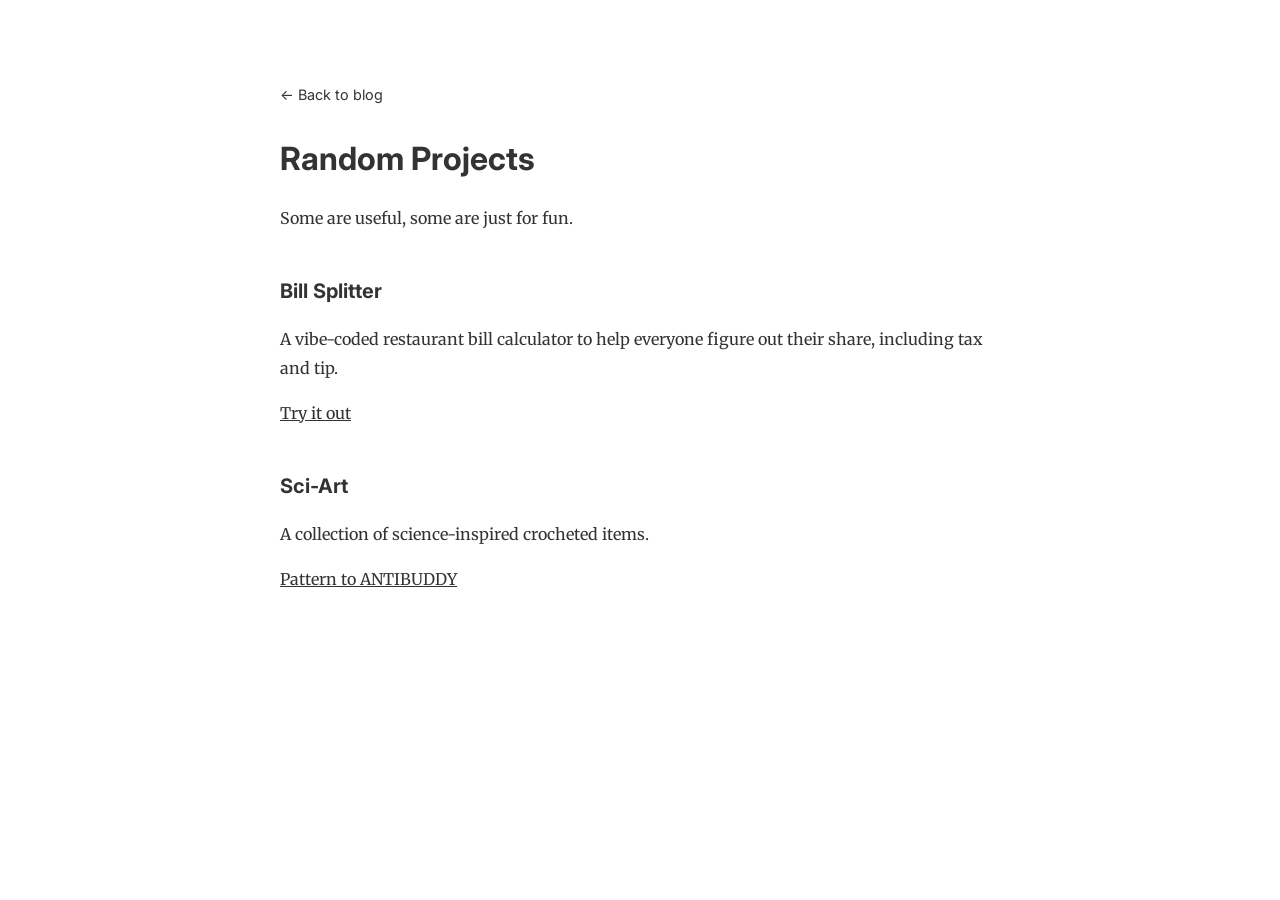
<file: content/random-projects.html>
<!DOCTYPE html>
<html lang="en">
<head>
  <meta charset="UTF-8">
  <meta name="viewport" content="width=device-width, initial-scale=1.0">

  <title>Random Projects | Adele Valeria</title>
  <meta name="description" content="A collection of random projects I've worked on.">

  <link rel="icon" type="image/png" href="/favicon.png">

  <link rel="preconnect" href="https://fonts.googleapis.com">
  <link rel="preconnect" href="https://fonts.gstatic.com" crossorigin>
  <link href="https://fonts.googleapis.com/css2?family=Merriweather:ital,wght@0,400;0,500;0,700;1,400&family=Inter:wght@400;500;600&display=swap" rel="stylesheet">

  <style>
    body {
      max-width: 720px;
      margin: 80px auto;
      padding: 0 24px;
      font-family: 'Merriweather', serif;
      line-height: 1.8;
      color: #333;
    }

    h1, h2 {
      font-family: 'Inter', sans-serif;
    }

    h1 {
      font-size: 2rem;
      margin-bottom: 1rem;
    }

    h2 {
      font-size: 1.25rem;
      margin-top: 2.5rem;
    }

    a {
      color: inherit;
    }

    .back {
      font-family: 'Inter', sans-serif;
      font-size: 0.9rem;
      text-decoration: none;
    }

    @media (max-width: 600px) {
      body {
        margin-top: 40px;
      }
    }
  </style>
</head>

<body>
  <a class="back" href="/">← Back to blog</a>

  <main>
    <h1>Random Projects</h1>
    <p>Some are useful, some are just for fun.</p>

    <h2>Bill Splitter</h2>
    <p>
      A vibe-coded restaurant bill calculator to help everyone figure out
      their share, including tax and tip.
    </p>
    <p>
      <a href="https://adelevaleria.com/splitter">Try it out</a>
    </p>

    <h2>Sci-Art</h2>
    <p>A collection of science-inspired crocheted items.</p>
    <p>
      <a href="#">Pattern to ANTIBUDDY</a>
    </p>
  </main>
</body>
</html>
</file>
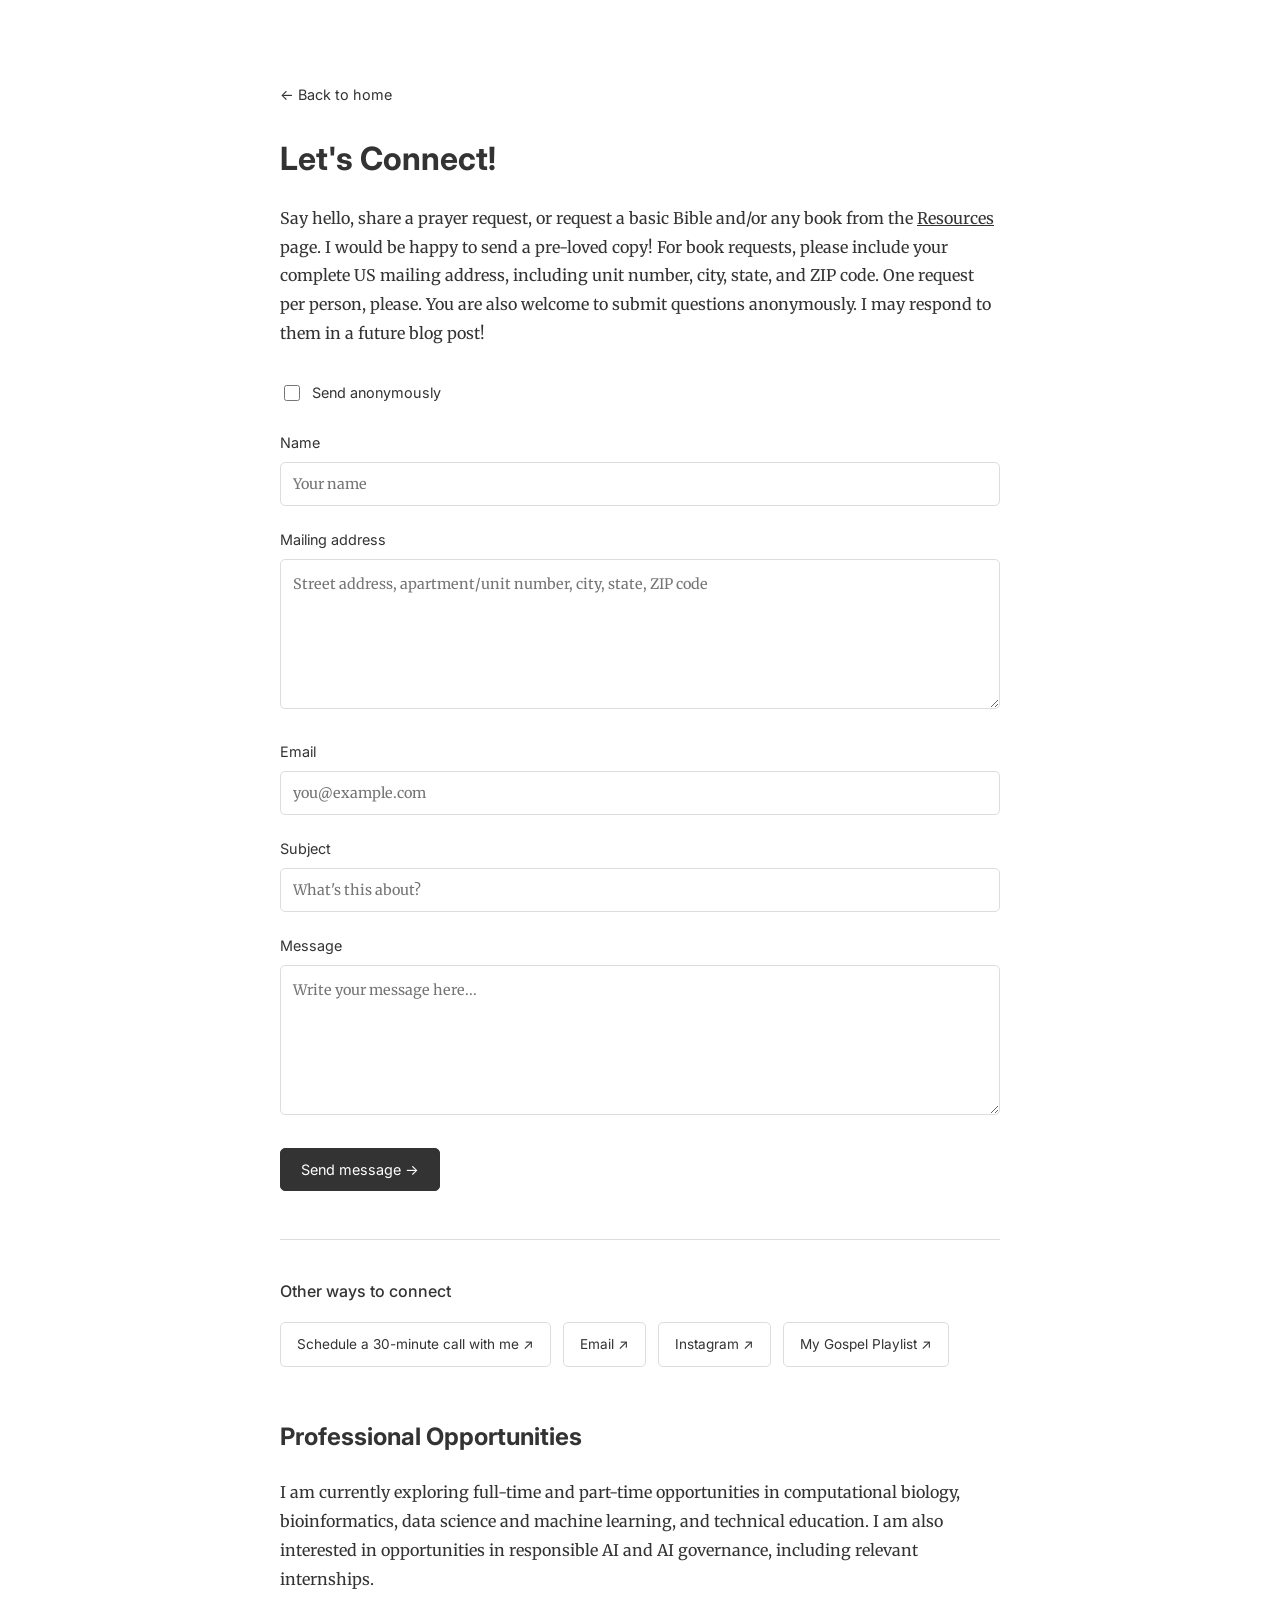
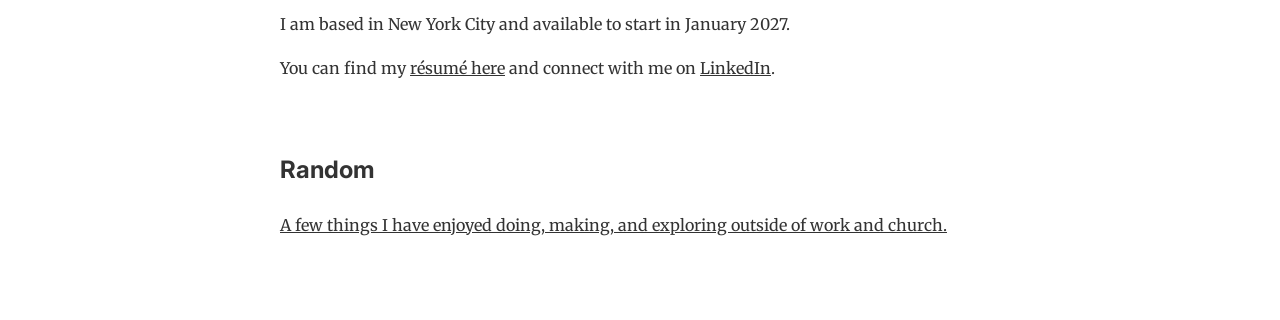
<file: static/contact.html>
<!DOCTYPE html>
<html lang="en">
<head>
  <meta charset="UTF-8">
  <meta name="viewport" content="width=device-width, initial-scale=1.0">

  <title>Contact | Adele Valeria</title>
  <meta name="description" content="Get in touch with me. I'd love to hear from you!">

  <link rel="icon" type="image/png" href="/favicon.png">

  <link rel="preconnect" href="https://fonts.googleapis.com">
  <link rel="preconnect" href="https://fonts.gstatic.com" crossorigin>
  <link href="https://fonts.googleapis.com/css2?family=Merriweather:ital,wght@0,400;0,500;0,700;1,400&family=Inter:wght@400;500;600&display=swap" rel="stylesheet">

  <style>
    body {
      max-width: 720px;
      margin: 80px auto;
      padding: 0 24px;
      font-family: 'Merriweather', serif;
      line-height: 1.8;
      color: #333;
    }

    h1, h2 {
      font-family: 'Inter', sans-serif;
    }

    h1 {
      font-size: 2rem;
      margin-bottom: 1rem;
    }

    a {
      color: inherit;
    }

    .back {
      font-family: 'Inter', sans-serif;
      font-size: 0.9rem;
      text-decoration: none;
    }

    .intro {
      margin-bottom: 2rem;
    }

    .contact-form {
      margin-top: 2rem;
    }

    .contact-form label:not(.anonymous-option) {
      display: block;
      font-family: 'Inter', sans-serif;
      font-size: 0.9rem;
      margin: 1.3rem 0 0.4rem;
    }

    .contact-form input:not([type="checkbox"]),
    .contact-form textarea {
      box-sizing: border-box;
      width: 100%;
      padding: 12px;
      border: 1px solid #ddd;
      border-radius: 5px;
      background: transparent;
      color: inherit;
      font-family: 'Merriweather', serif;
      font-size: 0.9rem;
    }

    .contact-form input:focus,
    .contact-form textarea:focus {
      outline: none;
      border-color: #888;
    }

    .contact-form textarea {
      min-height: 150px;
      resize: vertical;
      line-height: 1.7;
    }

    .anonymous-option {
      display: flex;
      align-items: center;
      gap: 9px;
      margin: 1.5rem 0;
      font-family: 'Inter', sans-serif;
      font-size: 0.9rem;
      cursor: pointer;
    }

    .anonymous-option input {
      accent-color: #333;
      width: 16px;
      height: 16px;
    }

    .privacy-note {
      font-size: 0.78rem;
      color: #888;
      line-height: 1.6;
      margin-top: 1rem;
    }

    .contact-form button {
      margin-top: 1.5rem;
      padding: 12px 20px;
      border: 1px solid #333;
      border-radius: 5px;
      background: #333;
      color: white;
      font-family: 'Inter', sans-serif;
      font-size: 0.9rem;
      cursor: pointer;
      transition: background 0.2s;
    }

    .contact-form button:hover {
      background: #555;
    }

    /* Other ways to connect */
    .connect-section {
      margin-top: 3rem;
      padding-top: 1.5rem;
      border-top: 1px solid #ddd;
    }

    .connect-section h2 {
      font-size: 1rem;
      font-weight: 500;
      margin-bottom: 1rem;
    }

    .connect-buttons {
      display: flex;
      flex-wrap: wrap;
      gap: 12px;
    }

    .connect-buttons a {
      display: inline-block;
      padding: 9px 16px;
      border: 1px solid #ddd;
      border-radius: 5px;
      font-family: 'Inter', sans-serif;
      font-size: 0.85rem;
      text-decoration: none;
      transition: background 0.2s;
    }

    .connect-buttons a:hover {
      background: #f2f2f2;
    }

    @media (max-width: 600px) {
      body {
        margin-top: 40px;
      }
    }
  </style>
</head>

<body>

  <a href="/" class="back">← Back to home</a>

  <h1>Let's Connect!</h1>

  <p class="intro">
    Say hello, share a prayer request, or request a basic Bible and/or any book from 
		the <a href="https://adelevaleria.com/resources.html">Resources</a> page. 
		I would be happy to send a pre-loved copy! For book requests, 
		please include your complete US mailing address, 
		including unit number, city, state, and ZIP code. One request per person, please. 
		You are also welcome to submit questions anonymously. 
		I may respond to them in a future blog post!
  </p>

  <div class="contact-form">

    <form action="https://formsubmit.co/hello.adelev@gmail.com" method="POST">

      <input type="hidden" name="_subject" value="New message from adelevaleria.com">

      <!-- Anonymous option -->
      <label class="anonymous-option">
        <input
          type="checkbox"
          id="anonymous"
          name="Anonymous"
          value="Yes"
        >
        Send anonymously
      </label>

      <!-- Optional identity fields -->
      <div id="identity-fields">

        <label for="name">Name</label>
        <input
          type="text"
          id="name"
          name="name"
          placeholder="Your name"
        >

        <label for="address">Mailing address</label>
        <textarea
          id="address"
          name="address"
          rows="3"
          placeholder="Street address, apartment/unit number, city, state, ZIP code"
        ></textarea>

        <label for="email">Email</label>
        <input
          type="email"
          id="email"
          name="email"
          placeholder="you@example.com"
        >

      </div>

      <!-- Subject -->
      <label for="subject">Subject</label>
      <input
        type="text"
        id="subject"
        name="subject"
        placeholder="What's this about?"
      >

      <!-- Message -->
      <label for="message">Message</label>
      <textarea
        id="message"
        name="message"
        placeholder="Write your message here..."
        required
      ></textarea>

      <button type="submit">Send message →</button>

    </form>

  </div>

  <!-- Anonymous form toggle -->
  <script>
    const anonymousCheckbox = document.getElementById('anonymous');
    const identityFields = document.getElementById('identity-fields');

    anonymousCheckbox.addEventListener('change', function () {
      identityFields.style.display = this.checked ? 'none' : 'block';
    });
  </script>

  <!-- Other ways to connect -->
  <div class="connect-section">

    <h2>Other ways to connect</h2>

    <div class="connect-buttons">
			<a
        href="https://calendly.com/adelevaleria/virtual-coffee"
        target="_blank"
        rel="noopener noreferrer"
        >
        Schedule a 30-minute call with me ↗
      </a>

      <a href="mailto:hello.adelev@gmail.com">
        Email ↗
      </a>

			<a
        href="https://www.instagram.com/adelevaleria_/"
        target="_blank"
        rel="noopener noreferrer"
      >
        Instagram ↗
      </a>

			<a
        href="https://open.spotify.com/playlist/7E03CVrsHXMxLtZpW6wzjP?si=NIoM-6L4T9iTsKnVE5YQkg"
        target="_blank"
        rel="noopener noreferrer"
      >
        My Gospel Playlist ↗
      </a>

    </div>

  </div>

	<br>
	<section class="section">
		<h2>Professional Opportunities</h2>

		<p>
			I am currently exploring full-time and part-time opportunities in computational biology, 
			bioinformatics, data science and machine learning, and technical education. I am also 
			interested in opportunities in responsible AI and AI governance, including relevant internships.
		</p>

		<p>
			I am based in New York City and available to start in January 2027.
		</p>

		<p>
			You can find my <a href="/Adele%20Valeria%20-%20Nov%202026.pdf">résumé here</a>
			and connect with me on
			<a href="https://linkedin.com/in/adelevaleria" target="_blank" rel="noopener noreferrer">LinkedIn</a>.
		</p>
	</section>

	<br>
	<section class="section">
  <h2>Random</h2>

  <p>
		<a href="/random.html">A few things I have enjoyed doing, making, and exploring outside of work and church.<a/>
	</p>
</section>

</body>
</html>
</file>
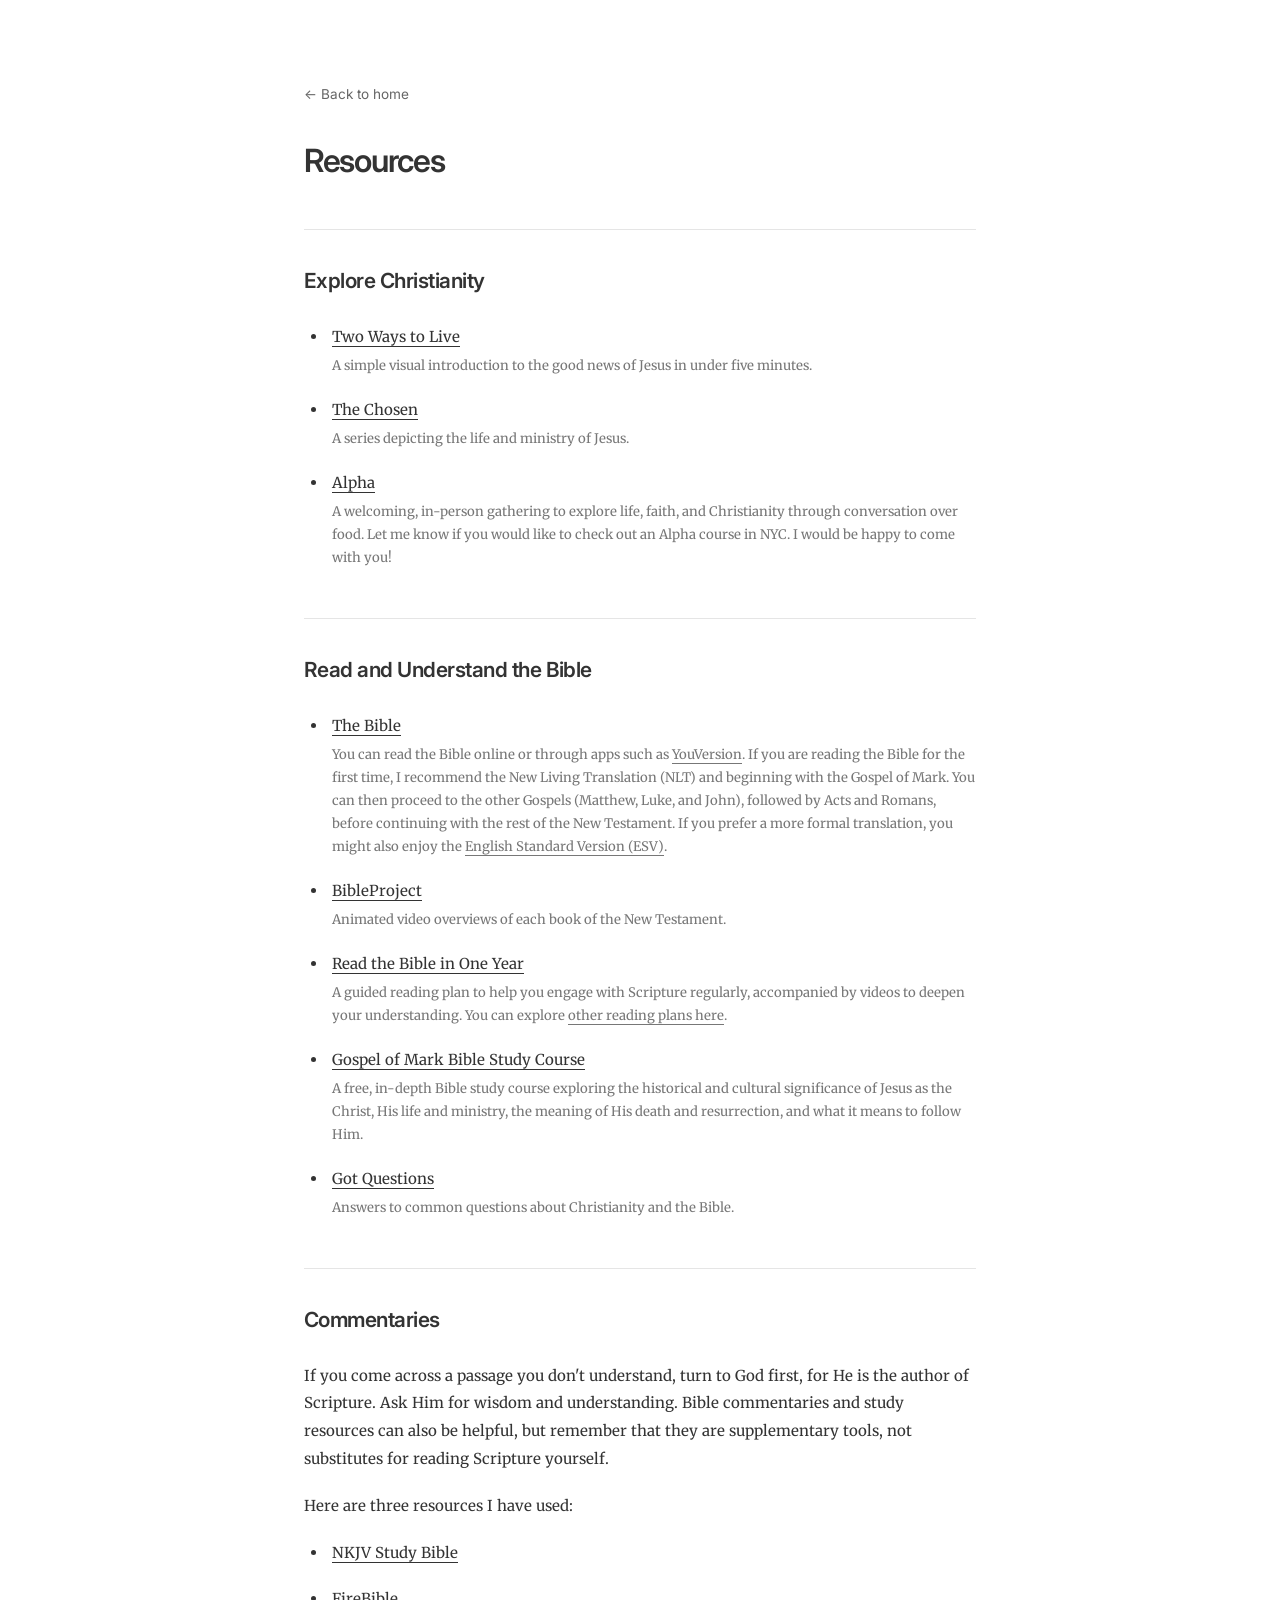
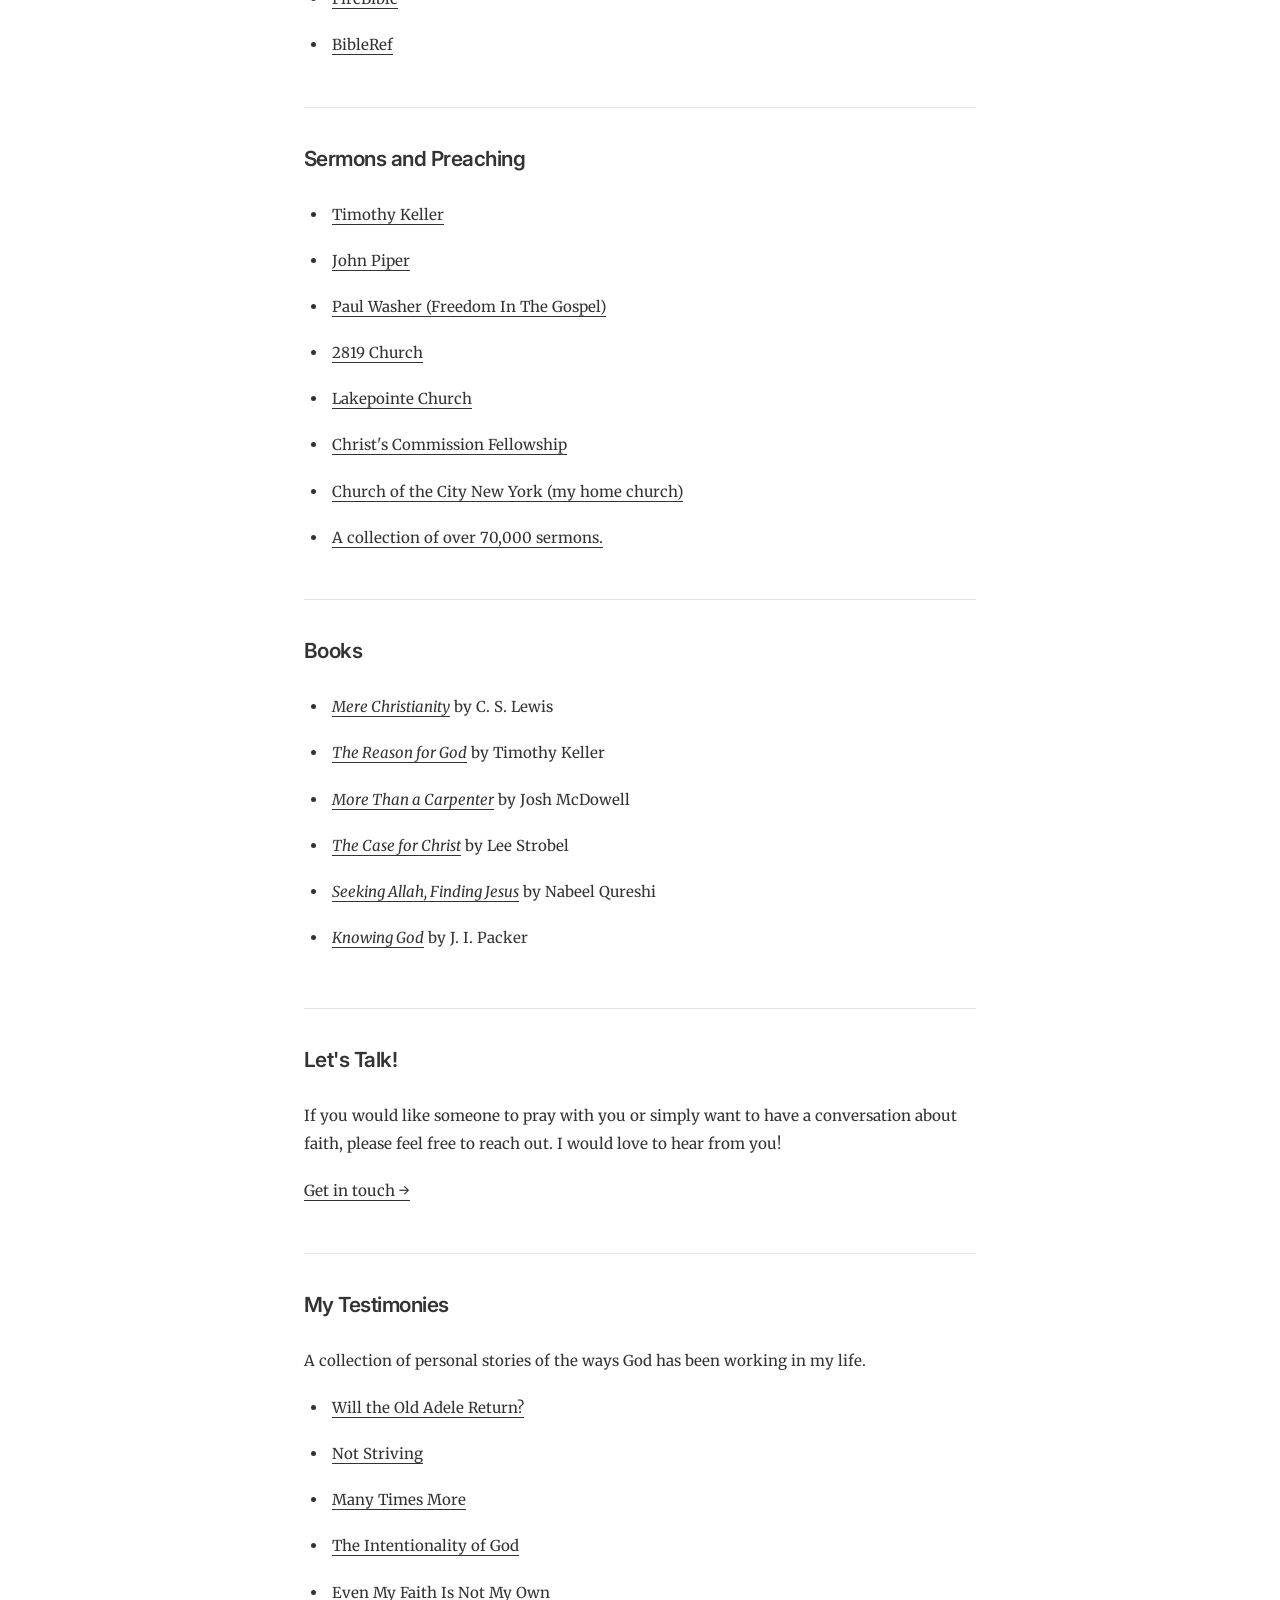
<file: static/resources.html>
<!DOCTYPE html>
<html lang="en">
<head>
    <meta charset="UTF-8">
    <meta name="viewport" content="width=device-width, initial-scale=1.0">

    <title>Christianity Resources | Adele Valeria</title>

    <link rel="icon" type="image/png" href="/favicon.png">

    <link rel="preconnect" href="https://fonts.googleapis.com">
    <link rel="preconnect" href="https://fonts.gstatic.com" crossorigin>
    <link href="https://fonts.googleapis.com/css2?family=Inter:wght@400;500;600&family=Merriweather:wght@400;700&display=swap" rel="stylesheet">

    <style>
        * {
            box-sizing: border-box;
        }

        body {
            max-width: 720px;
            margin: 80px auto;
            padding: 0 24px;
            font-family: 'Merriweather', serif;
            font-size: 15px;
            line-height: 1.85;
            color: #333;
        }

        h1, h2, h3, .back {
            font-family: 'Inter', sans-serif;
        }

        h1 {
            font-size: 2rem;
            font-weight: 600;
            letter-spacing: -0.04em;
            line-height: 1.3;
            margin: 2rem 0 1.2rem;
        }

        h2 {
            font-size: 1.3rem;
            font-weight: 600;
            letter-spacing: -0.025em;
            margin: 0 0 1.4rem;
        }

        h3 {
            font-size: .95rem;
            font-weight: 600;
            margin: 2rem 0 .8rem;
            color: #555;
        }

        p {
            margin: 0 0 1.2rem;
        }

        a {
            color: inherit;
            text-decoration: underline;
            text-decoration-thickness: 1px;
            text-underline-offset: 4px;
            transition: color .2s ease;
        }

        a:hover {
            color: #888;
        }

        .back {
            font-size: .85rem;
            text-decoration: none;
            color: #666;
        }

        .intro {
            margin: 1.5rem 0 3rem;
        }

        .intro p {
            color: #555;
        }

        .section {
            margin-top: 3rem;
            padding-top: 2rem;
            border-top: 1px solid #e5e5e5;
        }

        ol, ul {
            padding-left: 1.5rem;
            margin: 0;
        }

        li {
            padding-left: .25rem;
            margin-bottom: 1.15rem;
        }

        li:last-child {
            margin-bottom: 0;
        }

        li small {
            display: block;
            font-family: 'Merriweather', serif;
            font-size: .82rem;
            line-height: 1.75;
            color: #777;
            margin-top: .25rem;
        }

        .invitation {
            margin-top: 3.5rem;
            padding-top: 2rem;
            border-top: 1px solid #e5e5e5;
        }

        .invitation p {
            font-size: .95rem;
        }

        @media (max-width: 600px) {
            body {
                margin-top: 40px;
                font-size: 14px;
            }

            h1 {
                font-size: 1.75rem;
            }

            h2 {
                font-size: 1.2rem;
            }

            .section {
                margin-top: 2.5rem;
                padding-top: 1.5rem;
            }
        }
    </style>
</head>

<body>

    <a class="back" href="/">← Back to home</a>

    <h1>Resources</h1>

    <div class="section">
        <h2>Explore Christianity</h2>

        <ul>
            <li>
                <a href="https://twowaystolive.com/" target="_blank" rel="noopener noreferrer">
                    Two Ways to Live
                </a>
                <small>
                    A simple visual introduction to the good news of Jesus in under five minutes.
                </small>
            </li>

            <li>
                <a href="https://watch.thechosen.tv/seasons/season-1" target="_blank" rel="noopener noreferrer">
                    The Chosen
                </a>
                <small>
                    A series depicting the life and ministry of Jesus.
                </small>
            </li>

            <li>
                <a href="https://alpha.org/" target="_blank" rel="noopener noreferrer">
                    Alpha
                </a>
                <small>
                    A welcoming, in-person gathering to explore life, faith, and Christianity through conversation over food. 
                    Let me know if you would like to check out an Alpha course in NYC.
                    I would be happy to come with you!
                </small>
            </li>
        </ul>
    </div>

    <div class="section">
        <h2>Read and Understand the Bible</h2>

        <ul>
            <li>
                <a href="https://www.bible.com/bible/116/MRK.1.NLT" target="_blank" rel="noopener noreferrer">
                    The Bible
                </a>
                <small>
                    You can read the Bible online or through apps such as
                    <a href="https://www.youversion.com/the-bible-app/" target="_blank" rel="noopener noreferrer">YouVersion</a>.
                    If you are reading the Bible for the first time, I recommend the New Living
                    Translation (NLT) and beginning with the Gospel of Mark. You can then proceed
                    to the other Gospels (Matthew, Luke, and John), followed by Acts and Romans,
                    before continuing with the rest of the New Testament. 
                    If you prefer a more formal translation,
                    you might also enjoy the <a href="https://www.bible.com/bible/59/MRK.1.ESV">English Standard Version (ESV)</a>.
                </small>
            </li>

            <li>
                <a href="https://bibleproject.com/videos/collections/new-testament/" target="_blank" rel="noopener noreferrer">
                    BibleProject
                </a>
                <small>
                    Animated video overviews of each book of the New Testament.
                </small>
            </li>

            <li>
                <a href="https://www.bible.com/reading-plans/42399-the-bible-recap-with-tara-leigh-cobble" target="_blank" rel="noopener noreferrer">
                    Read the Bible in One Year
                </a>
                <small>
                    A guided reading plan to help you engage with Scripture regularly,
                    accompanied by videos to deepen your understanding. You can explore
                    <a href="https://www.bible.com/reading-plans" target="_blank" rel="noopener noreferrer">other reading plans here</a>.
                </small>
            </li>

            <li>
                <a href="https://learn.e360bible.org/all-courses/free-bible-course-gospel-of-mark/"
                   target="_blank" rel="noopener noreferrer">
                    Gospel of Mark Bible Study Course
                </a>
                <small>
                    A free, in-depth Bible study course exploring the historical and cultural significance of Jesus as the Christ, 
                    His life and ministry, the meaning of His death and resurrection, and what it means to follow Him.
                </small>
            </li>

            <li>
                <a href="https://www.gotquestions.org/" target="_blank" rel="noopener noreferrer">
                    Got Questions
                </a>
                <small>
                    Answers to common questions about Christianity and the Bible.
                </small>
            </li>
        </ul>
    </div>

    <div class="section">
    <h2>Commentaries</h2>

    <p>
        If you come across a passage you don't understand, turn to God first,
        for He is the author of Scripture. Ask Him for wisdom and understanding.
        Bible commentaries and study resources can also be helpful, but remember
        that they are supplementary tools, not substitutes for reading Scripture
        yourself.
    </p>

    <p>Here are three resources I have used:</p>

    <ul>
        <li>
            <a href="https://a.co/d/0huvl0UP"
               target="_blank" rel="noopener noreferrer">
                NKJV Study Bible
            </a>
        </li>
        <li>
            <a href="https://firebible.org/store/bibles/esv"
               target="_blank" rel="noopener noreferrer">
                FireBible
            </a>
        </li>
        <li>
            <a href="https://www.bibleref.com/"
               target="_blank" rel="noopener noreferrer">
                BibleRef
            </a>
        </li>
        </ul>
    </div>

    <div class="section">
    <h2>Sermons and Preaching</h2>

    <ul>
        <li>
            <a href="https://gospelinlife.com/sermons/" target="_blank" rel="noopener noreferrer">
                Timothy Keller
            </a>
        </li>
        <li>
            <a href="https://www.desiringgod.org/messages" target="_blank" rel="noopener noreferrer">
                John Piper
            </a>
        </li>
        <li>
            <a href=" https://www.youtube.com/watch?v=1isjzqF18tk&list=PLmo8sihYO3ZD3R1X1JTduqT5LkwaLzNPa" target="_blank" rel="noopener noreferrer">
                Paul Washer (Freedom In The Gospel)
            </a>
        </li>
        <li>
            <a href="https://www.youtube.com/@2819Church/videos"
               target="_blank" rel="noopener noreferrer">
                2819 Church
            </a>
        </li>
        <li>
            <a href="https://www.youtube.com/@LakepointeChurch/videos" target="_blank" rel="noopener noreferrer">
                Lakepointe Church
            </a>
        </li>
        <li>
            <a href="https://www.youtube.com/@CCFmainTV/videos"
               target="_blank" rel="noopener noreferrer">
                Christ's Commission Fellowship
            </a>
        </li>
        <li>
            <a href="https://www.youtube.com/@ChurchoftheCityNewYork/videos" target="_blank" rel="noopener noreferrer">
                Church of the City New York (my home church)
            </a>
        </li>
        <li>
            <a href="https://sermonindex.net/" target="_blank" rel="noopener noreferrer">
                A collection of over 70,000 sermons.
            </a>
        </li>
    </ul>
    </div>


    <div class="section">
        <h2>Books</h2>

        <ul>
            <li><a href="https://a.co/d/0ipOufVt" target="_blank" rel="noopener noreferrer"><i>Mere Christianity</i></a> by C. S. Lewis</li>
            <li><a href="https://a.co/d/02OQRItA" target="_blank" rel="noopener noreferrer"><i>The Reason for God</i></a> by Timothy Keller</li>
            <li><a href="https://a.co/d/0jlCOCC9" target="_blank" rel="noopener noreferrer"><i>More Than a Carpenter</i></a> by Josh McDowell</li>
            <li><a href="https://a.co/d/01tJbfVK" target="_blank" rel="noopener noreferrer"><i>The Case for Christ</i></a> by Lee Strobel</li>
            <li><a href="https://a.co/d/0hJPThVk" target="_blank" rel="noopener noreferrer"><i>Seeking Allah, Finding Jesus</i></a> by Nabeel Qureshi</li>
            <li><a href="https://a.co/d/0gO3msJo" target="_blank" rel="noopener noreferrer"><i>Knowing God</i></a> by J. I. Packer</li>
        </ul>
    </div>

    <div class="invitation">
        <h2>Let's Talk!</h2>

        <p>
            If you would like someone to pray with you or simply want to have a conversation about faith, 
            please feel free to reach out. I would love to hear from you!
        </p>

        <p>
            <a href="/contact.html">Get in touch →</a>
        </p>
    </div>

    <div class="section">
    <h2>My Testimonies</h2>

    <p>
        A collection of personal stories of the ways God has been working in my life. 
    </p>

    <ul>
        <li><a href="/posts/will-the-old-adele-return/">Will the Old Adele Return?</a></li>
        <li><a href="/posts/not-striving/">Not Striving</a></li>
        <li><a href="/posts/many-times-more/">Many Times More</a></li>
        <li><a href="/posts/the-intentionality-of-god/">The Intentionality of God</a></li>
        <li><a href="/posts/even-my-faith-is-not-my-own/">Even My Faith Is Not My Own</a></li>
    </ul>
    </div>

</body>
</html>
</file>
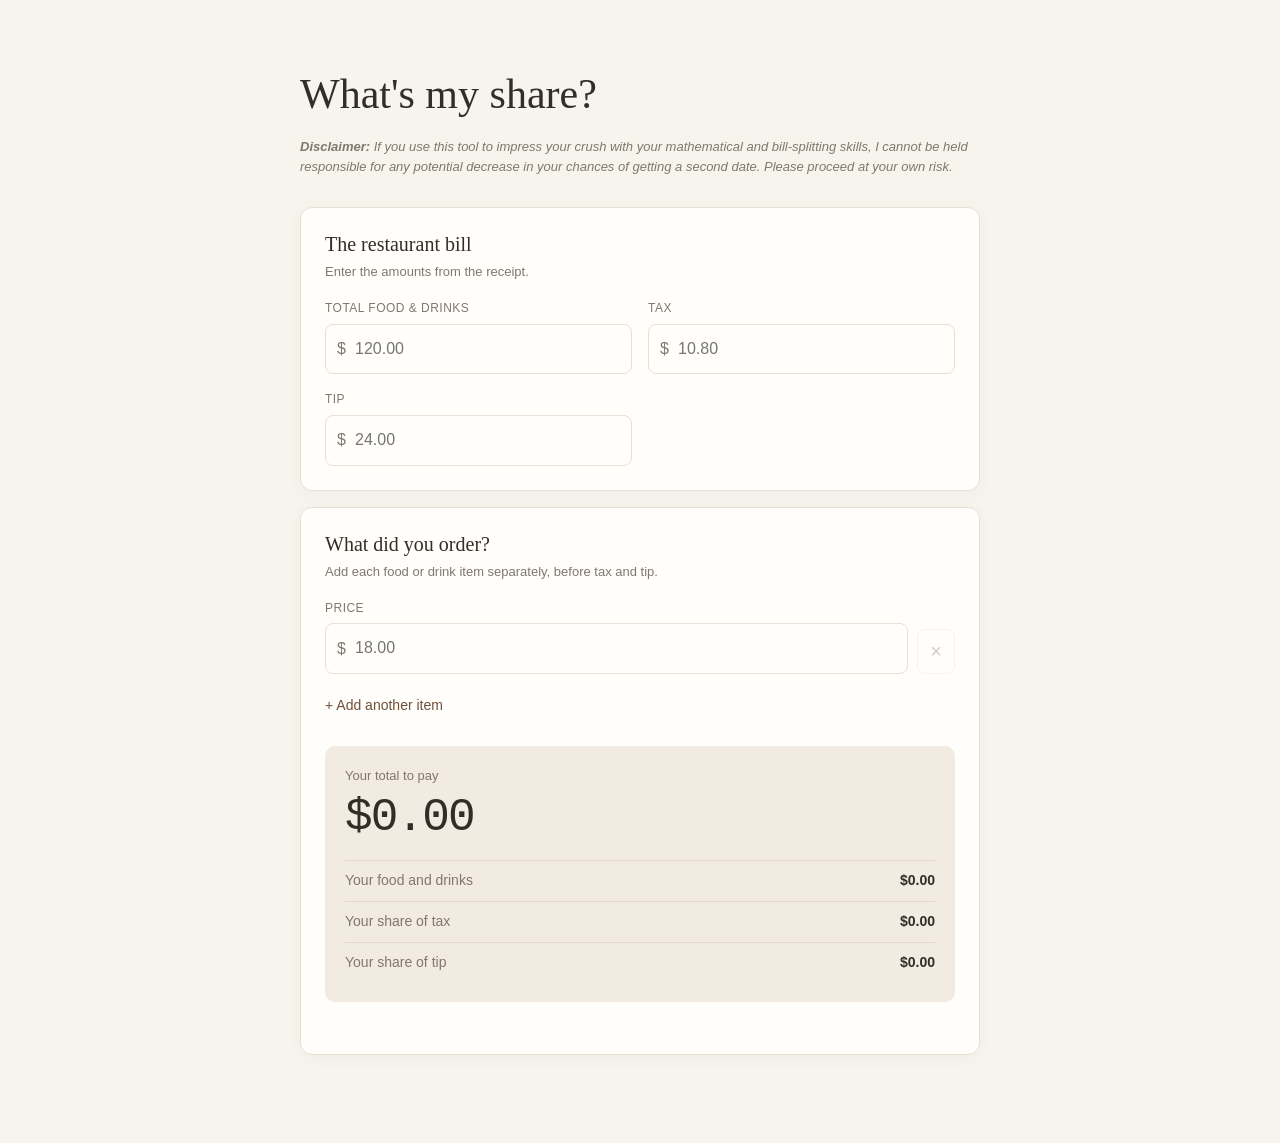
<file: static/splitter.html>
<!doctype html>
<html lang="en">
<head>
  <meta charset="utf-8">
  <meta name="viewport" content="width=device-width, initial-scale=1">
  <meta name="description" content="Calculate your share of a restaurant bill, including tax and tip.">
  <title>Restaurant Bill Calculator</title>

  <style>
    :root {
      color-scheme: light;
      --bg: #f7f4ee;
      --paper: #fffefa;
      --ink: #332d28;
      --muted: #81776d;
      --line: #e8e0d5;
      --accent: #87664f;
      --accent-dark: #6e503c;
      --soft: #f1ebe2;
      --radius: 12px;
    }

    * {
      box-sizing: border-box;
    }

    body {
      margin: 0;
      background: var(--bg);
      color: var(--ink);
      font-family: Inter, -apple-system, BlinkMacSystemFont, "Segoe UI", sans-serif;
      line-height: 1.55;
    }

    .wrap {
      width: min(100% - 32px, 680px);
      margin: 0 auto;
      padding: 58px 0 72px;
    }

    .eyebrow {
      font: 12px/1.4 "IBM Plex Mono", monospace;
      letter-spacing: .12em;
      text-transform: uppercase;
      color: var(--muted);
    }

    h1, h2 {
      font-family: Merriweather, Georgia, serif;
      font-weight: 400;
      line-height: 1.25;
    }

    h1 {
      font-size: clamp(30px, 5vw, 42px);
      margin: 10px 0 12px;
    }

    h2 {
      font-size: 20px;
      margin: 0;
    }

    .intro {
      max-width: 570px;
      color: var(--muted);
      margin: 0 0 30px;
    }

    .disclaimer {
      margin: 16px 0 30px;
      font-size: 13px;
      color: var(--muted);
      font-style: italic;
      letter-spacing: normal;
      text-transform: none;
    }

    .panel {
      background: var(--paper);
      border: 1px solid var(--line);
      border-radius: var(--radius);
      padding: 24px;
      margin: 16px 0;
      box-shadow: 0 3px 16px #4b39200a;
    }

    .panel-head {
      margin-bottom: 17px;
    }

    .subtle {
      font-size: 13px;
      color: var(--muted);
      margin-top: 5px;
    }

    .fields {
      display: grid;
      grid-template-columns: 1fr 1fr;
      gap: 16px;
    }

    .field {
      display: grid;
      gap: 6px;
    }

    .field label {
      font-size: 12px;
      letter-spacing: .04em;
      color: var(--muted);
    }

    .field input {
      width: 100%;
      min-width: 0;
      border: 1px solid var(--line);
      border-radius: 8px;
      padding: 12px;
      background: #fffefa;
      color: var(--ink);
      font: inherit;
      outline: none;
    }

    .field input:focus {
      border-color: var(--accent);
      box-shadow: 0 0 0 3px #87664f18;
    }

    .input-wrap {
      position: relative;
    }

    .input-wrap span {
      position: absolute;
      left: 12px;
      top: 50%;
      transform: translateY(-50%);
      color: var(--muted);
    }

    .input-wrap input {
      padding-left: 29px;
    }

    /* Individual items */
    .items {
      display: grid;
      gap: 10px;
    }

    .item-row {
      display: grid;
      grid-template-columns: minmax(0, 1fr) 38px;
      gap: 9px;
      align-items: end;
    }

    .remove-item {
      height: 45px;
      width: 38px;
      border: 1px solid var(--line);
      border-radius: 8px;
      background: transparent;
      color: var(--muted);
      font-size: 20px;
      cursor: pointer;
    }

    .remove-item:hover:not(:disabled) {
      background: var(--soft);
      color: var(--ink);
    }

    .remove-item:disabled {
      opacity: .35;
      cursor: not-allowed;
    }

    .add-item {
      margin-top: 14px;
      border: 0;
      background: transparent;
      color: var(--accent-dark);
      font: inherit;
      font-size: 14px;
      padding: 7px 0;
      cursor: pointer;
    }

    .add-item:hover {
      text-decoration: underline;
    }

    .add-item:focus-visible,
    .remove-item:focus-visible {
      outline: 2px solid var(--accent);
      outline-offset: 3px;
    }

    /* Calculation */
    .result-panel {
      background: var(--soft);
      border-radius: 10px;
      padding: 20px;
      margin-top: 22px;
    }

    .result-label {
      font-size: 13px;
      color: var(--muted);
    }

    .total {
      font: clamp(34px, 7vw, 46px)/1.2 "IBM Plex Mono", ui-monospace, monospace;
      letter-spacing: -.04em;
      margin: 5px 0 14px;
    }

    .line {
      display: flex;
      justify-content: space-between;
      gap: 16px;
      padding: 9px 0;
      border-top: 1px solid #e2d8ca;
      font-size: 14px;
    }

    .line span:first-child {
      color: var(--muted);
    }

    .line strong {
      font-weight: 550;
      font-variant-numeric: tabular-nums;
    }

    .hint {
      font-size: 12px;
      color: var(--muted);
      margin: 14px 0 0;
    }

    .error {
      font-size: 13px;
      color: #a34f43;
      min-height: 18px;
      margin-top: 10px;
    }

    .footer {
      font-size: 12px;
      color: var(--muted);
      text-align: center;
      margin-top: 28px;
    }

    @media (max-width: 520px) {
      .wrap {
        padding-top: 36px;
      }

      .panel {
        padding: 18px;
      }

      .fields {
        grid-template-columns: 1fr;
        gap: 13px;
      }

      .item-row {
        grid-template-columns: minmax(0, 1fr) 34px;
        gap: 7px;
      }

      .remove-item {
        width: 34px;
      }
    }
  </style>
</head>

<body>
  <main class="wrap">

    <h1>What's my share?</h1>

    <p class="disclaimer">
      <strong>Disclaimer:</strong> If you use this tool to impress your crush
      with your mathematical and bill-splitting skills, I cannot be held
      responsible for any potential decrease in your chances of getting
      a second date. Please proceed at your own risk.
    </p>

    <!-- Restaurant bill -->
    <section class="panel" aria-labelledby="bill-title">

      <div class="panel-head">
        <h2 id="bill-title">The restaurant bill</h2>
        <div class="subtle">Enter the amounts from the receipt.</div>
      </div>

      <div class="fields">

        <div class="field">
          <label for="subtotal">TOTAL FOOD &amp; DRINKS</label>
          <div class="input-wrap">
            <span>$</span>
            <input id="subtotal" type="number"
              min="0" step="0.01"
              inputmode="decimal" placeholder="120.00">
          </div>
        </div>

        <div class="field">
          <label for="tax">TAX</label>
          <div class="input-wrap">
            <span>$</span>
            <input id="tax" type="number"
              min="0" step="0.01"
              inputmode="decimal" placeholder="10.80">
          </div>
        </div>

        <div class="field">
          <label for="tip">TIP</label>
          <div class="input-wrap">
            <span>$</span>
            <input id="tip" type="number"
              min="0" step="0.01"
              inputmode="decimal" placeholder="24.00">
          </div>
        </div>

      </div>
    </section>

    <!-- Personal order -->
    <section class="panel" aria-labelledby="my-order-title">

      <div class="panel-head">
        <h2 id="my-order-title">What did you order?</h2>
        <div class="subtle">
          Add each food or drink item separately, before tax and tip.
        </div>
      </div>

      <div class="items" id="items">

        <div class="item-row">
          <div class="field price-input">
            <label for="item-price-1">PRICE</label>
            <div class="input-wrap">
              <span>$</span>
              <input class="item-price" id="item-price-1"
                type="number" min="0" step="0.01"
                inputmode="decimal" placeholder="18.00">
            </div>
          </div>

          <button class="remove-item" type="button"
            aria-label="Remove item" title="Remove item" disabled>
            &times;
          </button>
        </div>

      </div>

      <button class="add-item" id="add-item" type="button">
        + Add another item
      </button>

      <!-- Results -->
      <div class="result-panel" aria-live="polite" aria-atomic="true">

        <div class="result-label">Your total to pay</div>
        <div class="total" id="my-total">$0.00</div>

        <div class="line">
          <span>Your food and drinks</span>
          <strong id="food-share">$0.00</strong>
        </div>

        <div class="line">
          <span>Your share of tax</span>
          <strong id="tax-share">$0.00</strong>
        </div>

        <div class="line">
          <span>Your share of tip</span>
          <strong id="tip-share">$0.00</strong>
        </div>

      </div>

      <div class="error" id="error" role="status"></div>

    </section>

  </main>

  <script>
    (() => {
      const subtotalField = document.getElementById('subtotal');
      const taxField = document.getElementById('tax');
      const tipField = document.getElementById('tip');
      const itemsContainer = document.getElementById('items');

      const money = n =>
        new Intl.NumberFormat('en-US', {
          style: 'currency',
          currency: 'USD'
        }).format(n);

      const cents = n =>
        Math.round((n + Number.EPSILON) * 100);

      const amount = field =>
        Math.max(0, Number(field.value) || 0);

      let itemCount = 1;

      // Enable or disable remove buttons
      function updateRemoveButtons() {
        const rows = [
          ...itemsContainer.querySelectorAll('.item-row')
        ];

        rows.forEach(row => {
          const button = row.querySelector('.remove-item');
          button.disabled = rows.length === 1;
        });
      }

      // Add a new item row
      function addItem() {
        itemCount += 1;

        const row = document.createElement('div');
        row.className = 'item-row';

        const priceField = document.createElement('div');
        priceField.className = 'field price-input';

        const priceLabel = document.createElement('label');
        priceLabel.htmlFor = `item-price-${itemCount}`;
        priceLabel.textContent = 'PRICE';

        const priceWrap = document.createElement('div');
        priceWrap.className = 'input-wrap';

        const currency = document.createElement('span');
        currency.textContent = '$';

        const priceInput = document.createElement('input');
        priceInput.className = 'item-price';
        priceInput.id = `item-price-${itemCount}`;
        priceInput.type = 'number';
        priceInput.min = '0';
        priceInput.step = '0.01';
        priceInput.inputMode = 'decimal';
        priceInput.placeholder = '0.00';

        priceWrap.append(currency, priceInput);
        priceField.append(priceLabel, priceWrap);

        const removeButton = document.createElement('button');
        removeButton.className = 'remove-item';
        removeButton.type = 'button';
        removeButton.setAttribute('aria-label', 'Remove item');
        removeButton.title = 'Remove item';
        removeButton.textContent = '×';

        removeButton.addEventListener('click', () => {
          row.remove();
          updateRemoveButtons();
          calculate();
        });

        row.append(priceField, removeButton);
        itemsContainer.appendChild(row);

        updateRemoveButtons();

        priceInput.addEventListener('input', calculate);
        priceInput.focus();

        calculate();
      }

      // Calculate personal share
      function calculate() {
        const subtotal = amount(subtotalField);
        const tax = amount(taxField);
        const tip = amount(tipField);

        const itemPrices = [
          ...itemsContainer.querySelectorAll('.item-price')
        ];

        const mineCents = itemPrices.reduce(
          (sum, field) => sum + cents(amount(field)), 0
        );

        const subtotalCents = cents(subtotal);
        const taxCents = cents(tax);
        const tipCents = cents(tip);

        const error = document.getElementById('error');

        if (mineCents > subtotalCents && subtotalCents > 0) {
          error.textContent =
            'Your item total is greater than the restaurant food and drink subtotal. Please check the amounts.';
        } else if (
          (taxCents > 0 || tipCents > 0 || mineCents > 0) &&
          subtotalCents === 0
        ) {
          error.textContent =
            'Enter the total food and drink amount from the restaurant bill first.';
        } else {
          error.textContent = '';
        }

        // Clear results when inputs are invalid
        if (error.textContent) {
          document.getElementById('food-share').textContent = '—';
          document.getElementById('tax-share').textContent = '—';
          document.getElementById('tip-share').textContent = '—';
          document.getElementById('my-total').textContent = '—';
          return;
        }

        const ratio = subtotalCents > 0
          ? mineCents / subtotalCents
          : 0;

        const myTaxCents = Math.round(taxCents * ratio);
        const myTipCents = Math.round(tipCents * ratio);

        const totalCents =
          mineCents + myTaxCents + myTipCents;

        document.getElementById('food-share').textContent =
          money(mineCents / 100);

        document.getElementById('tax-share').textContent =
          money(myTaxCents / 100);

        document.getElementById('tip-share').textContent =
          money(myTipCents / 100);

        document.getElementById('my-total').textContent =
          money(totalCents / 100);
      }

      // Event listeners
      document.getElementById('add-item')
        .addEventListener('click', addItem);

      [subtotalField, taxField, tipField]
        .forEach(field =>
          field.addEventListener('input', calculate)
        );

      itemsContainer.querySelector('.item-price')
        .addEventListener('input', calculate);

      calculate();
    })();
  </script>
</body>
</html>
</file>
